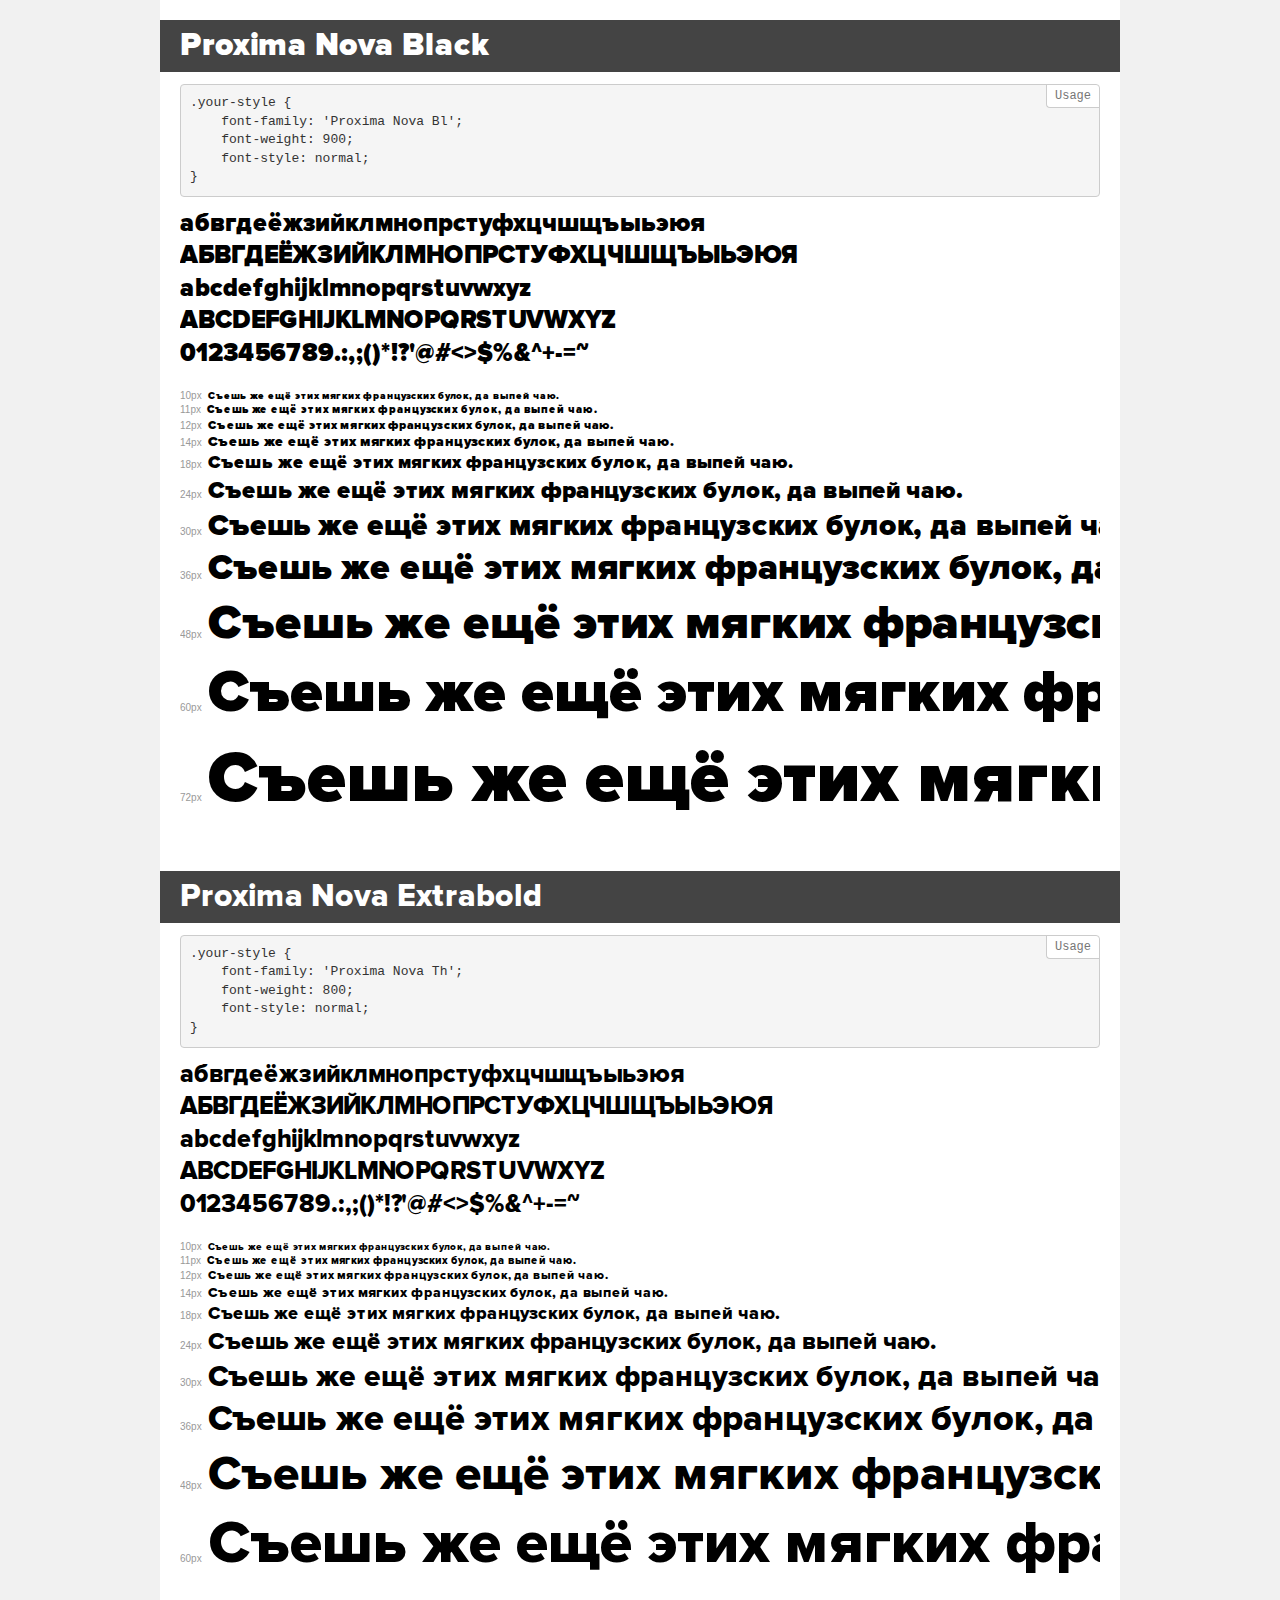
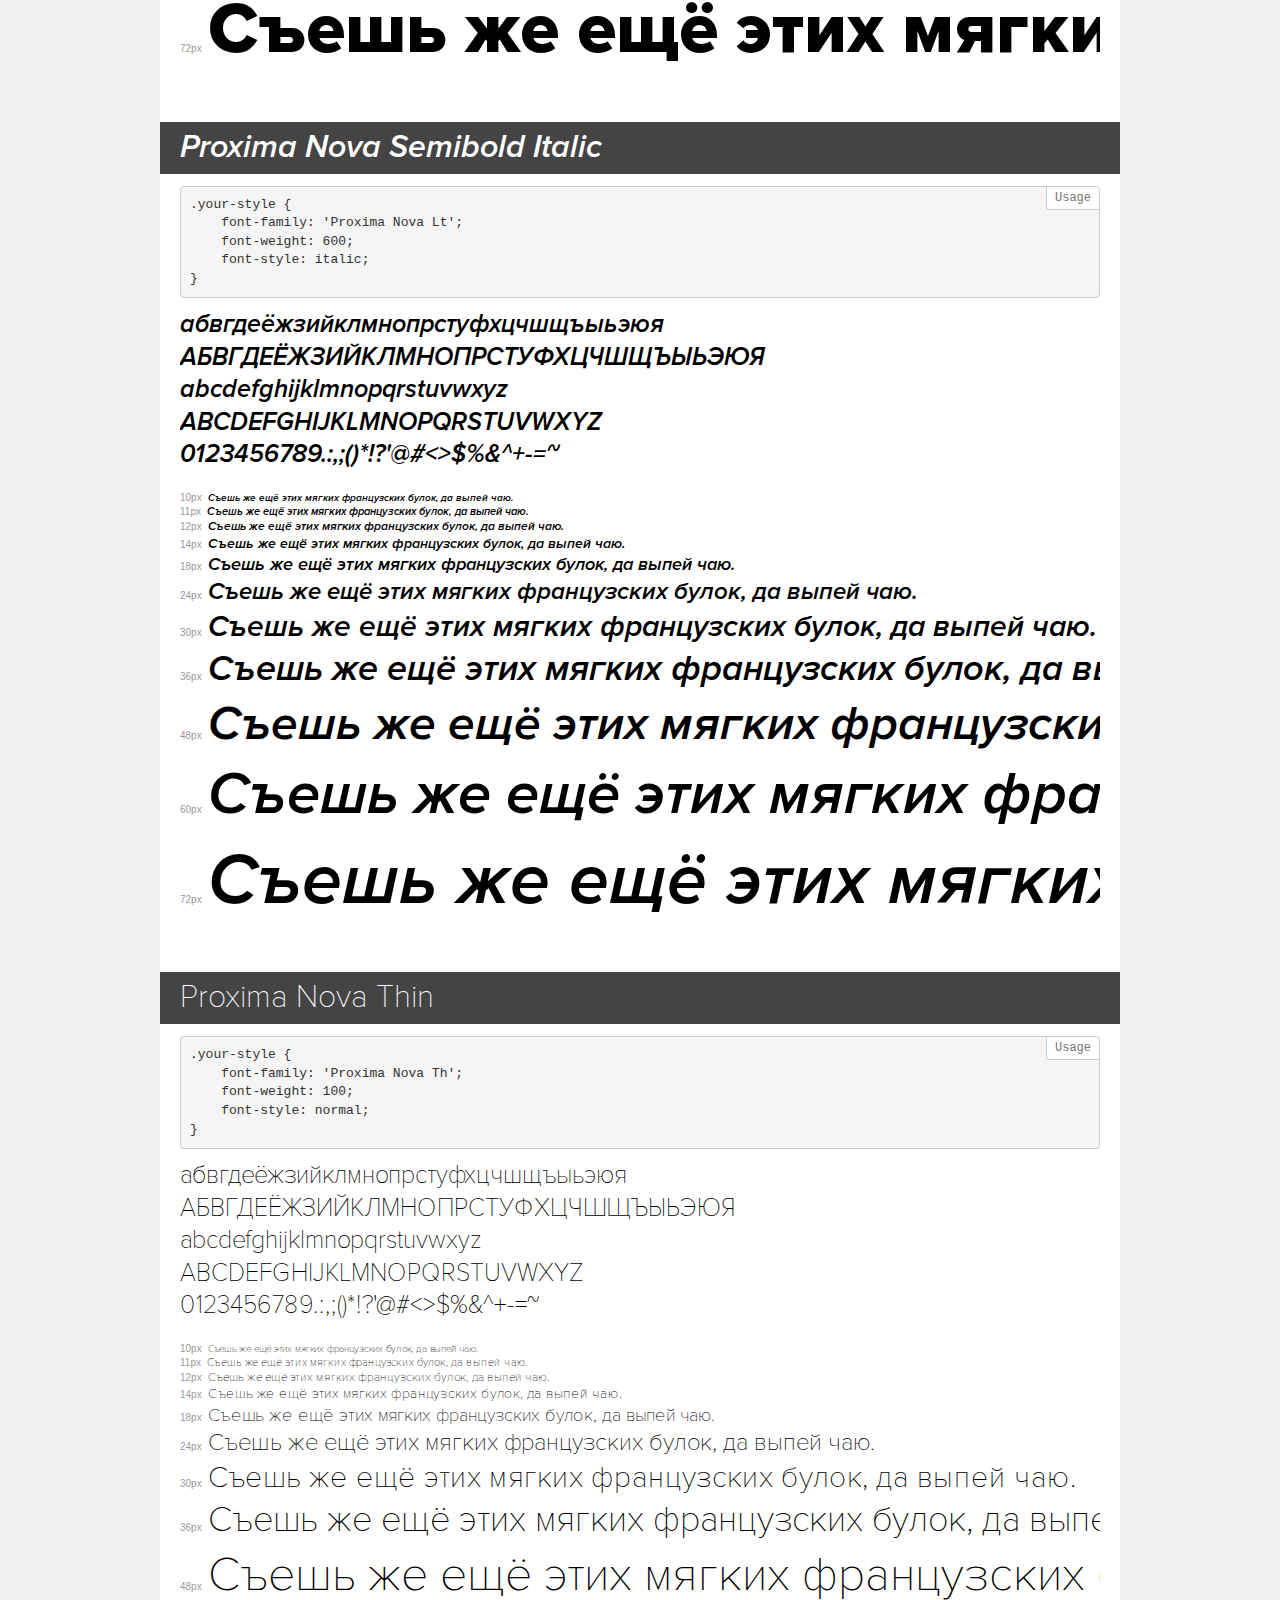
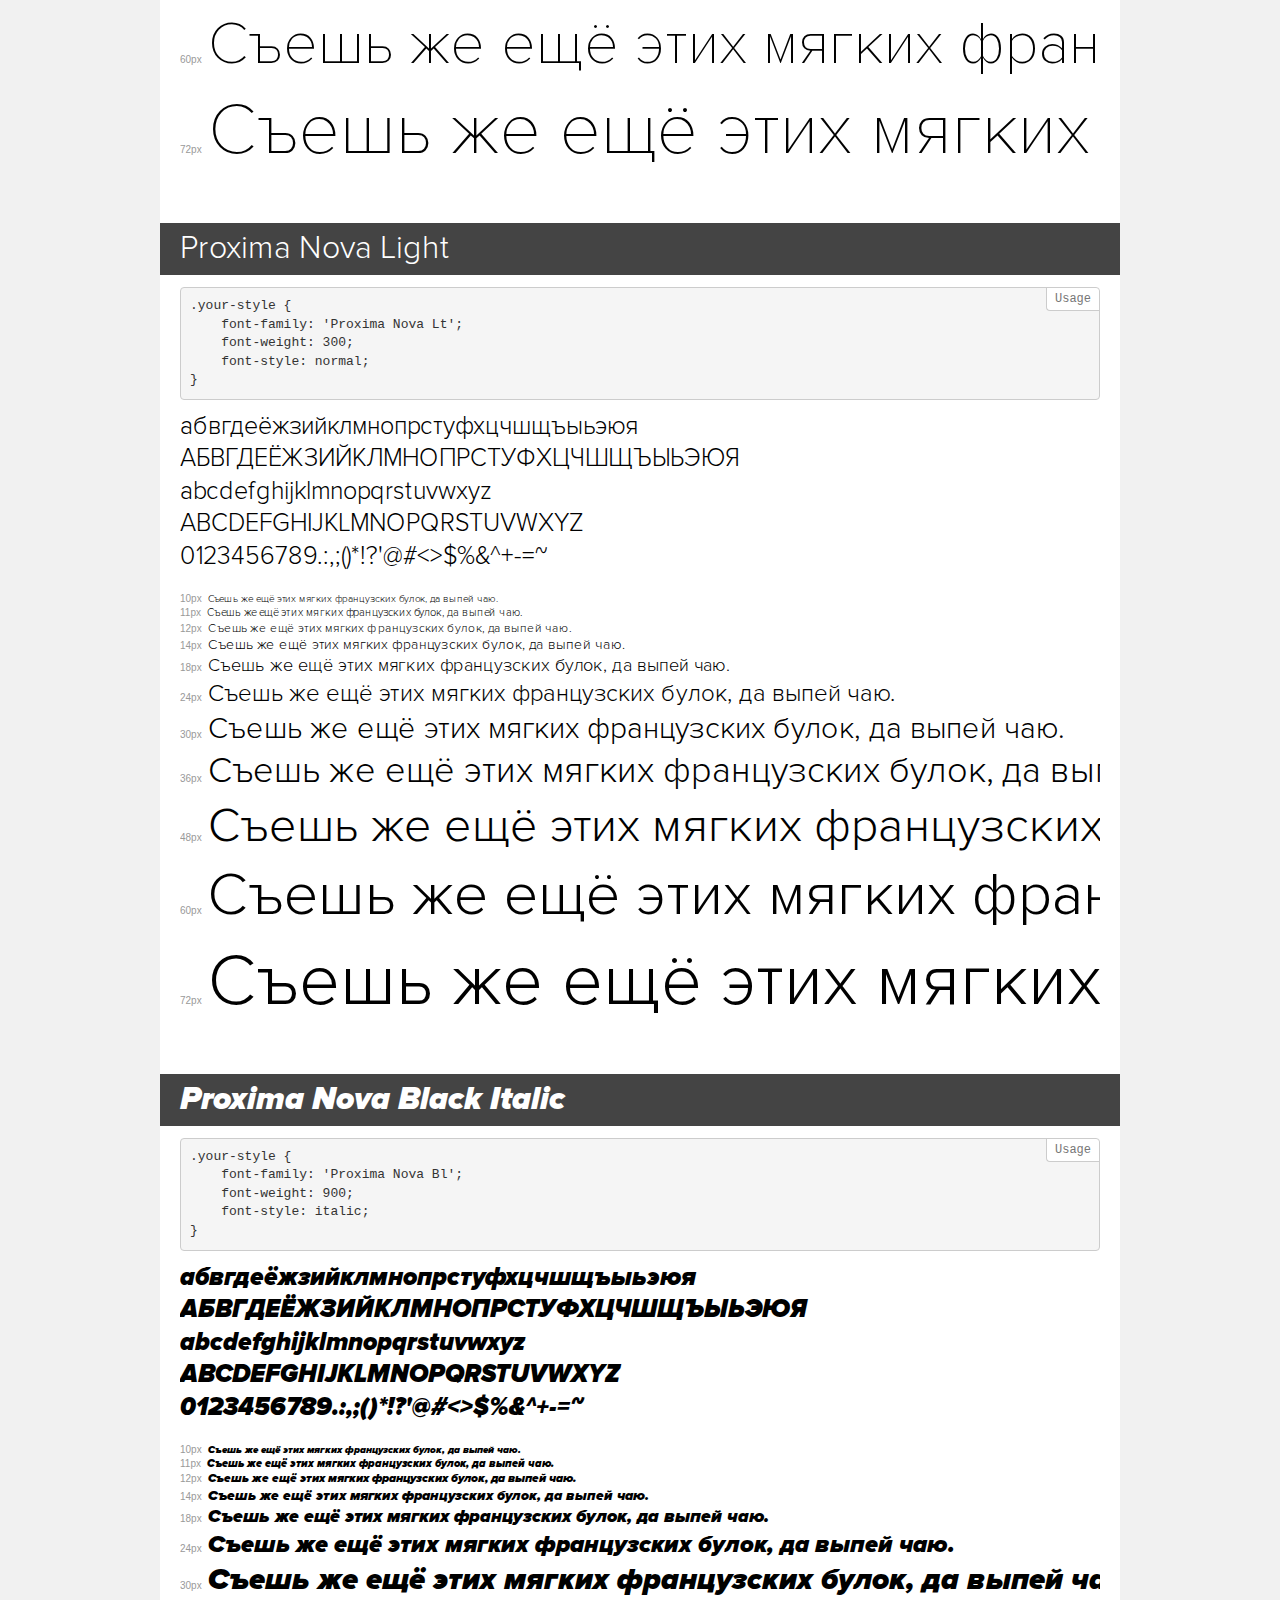
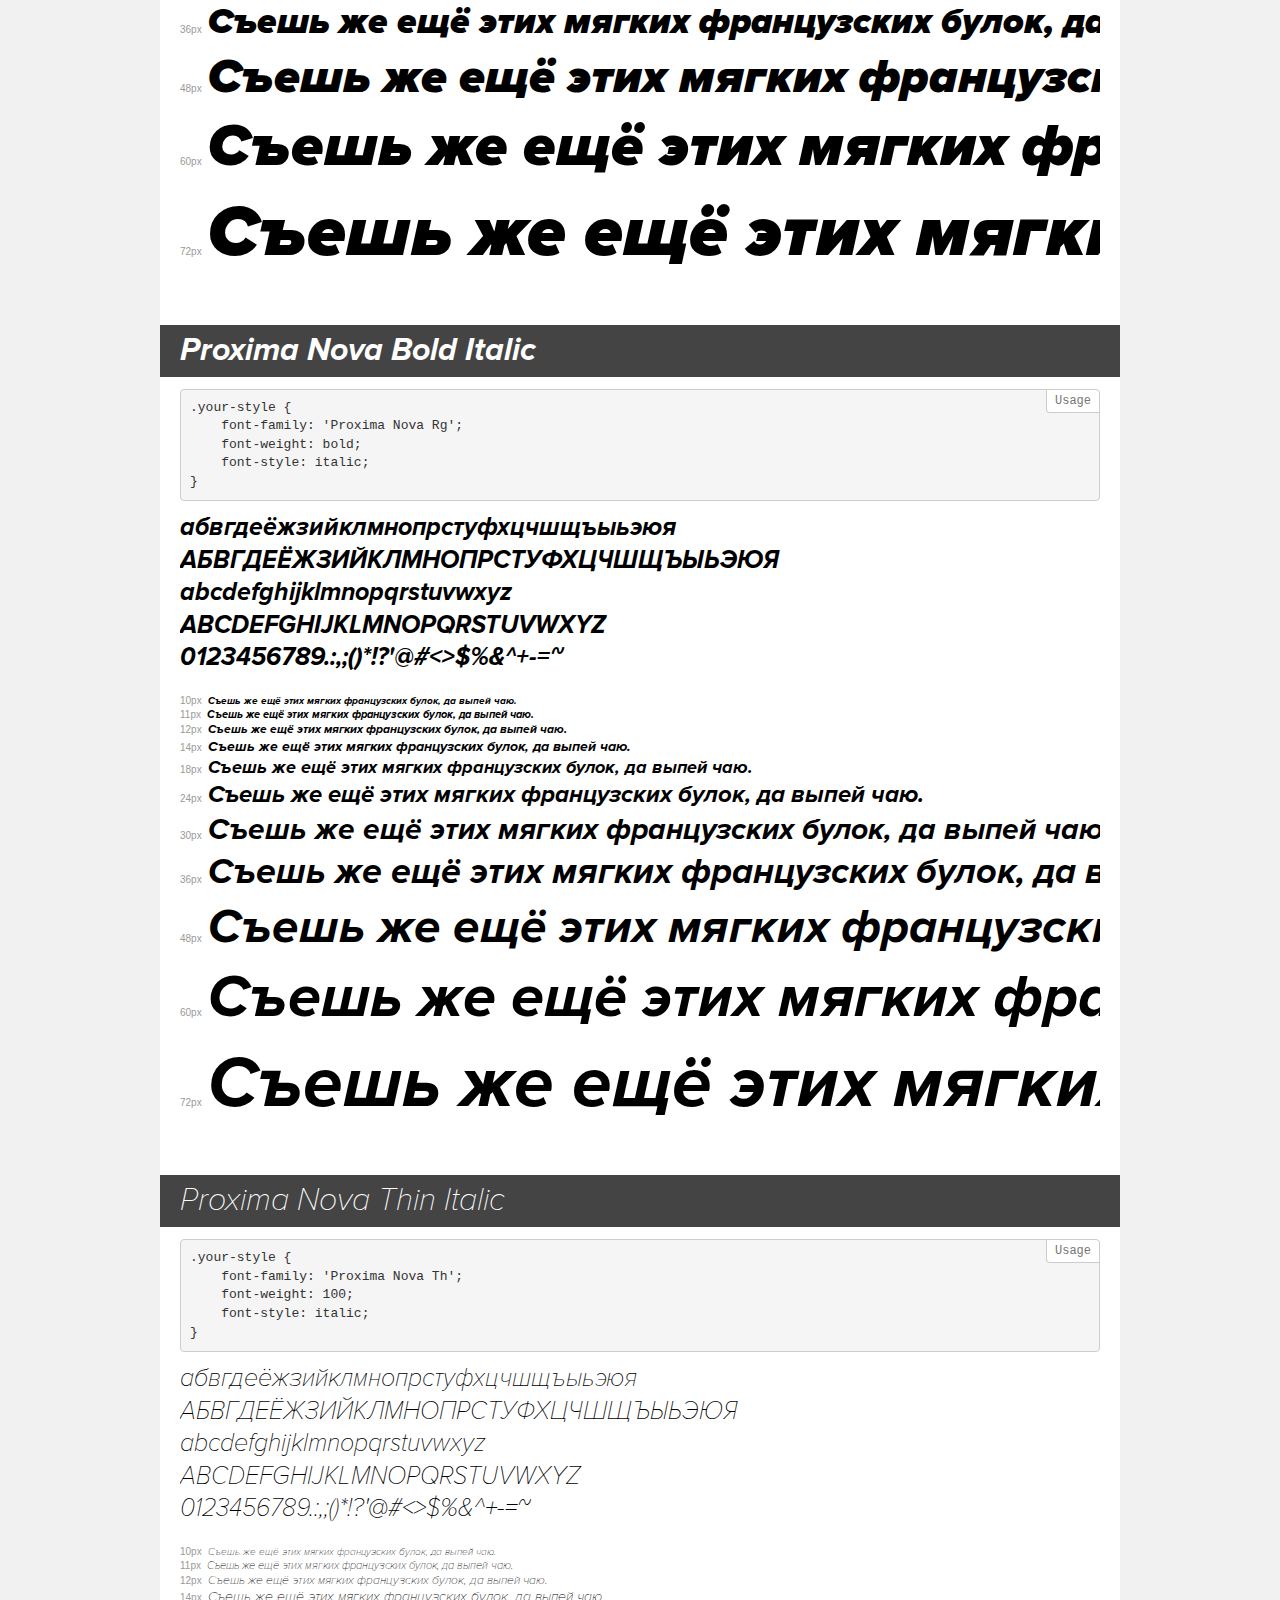
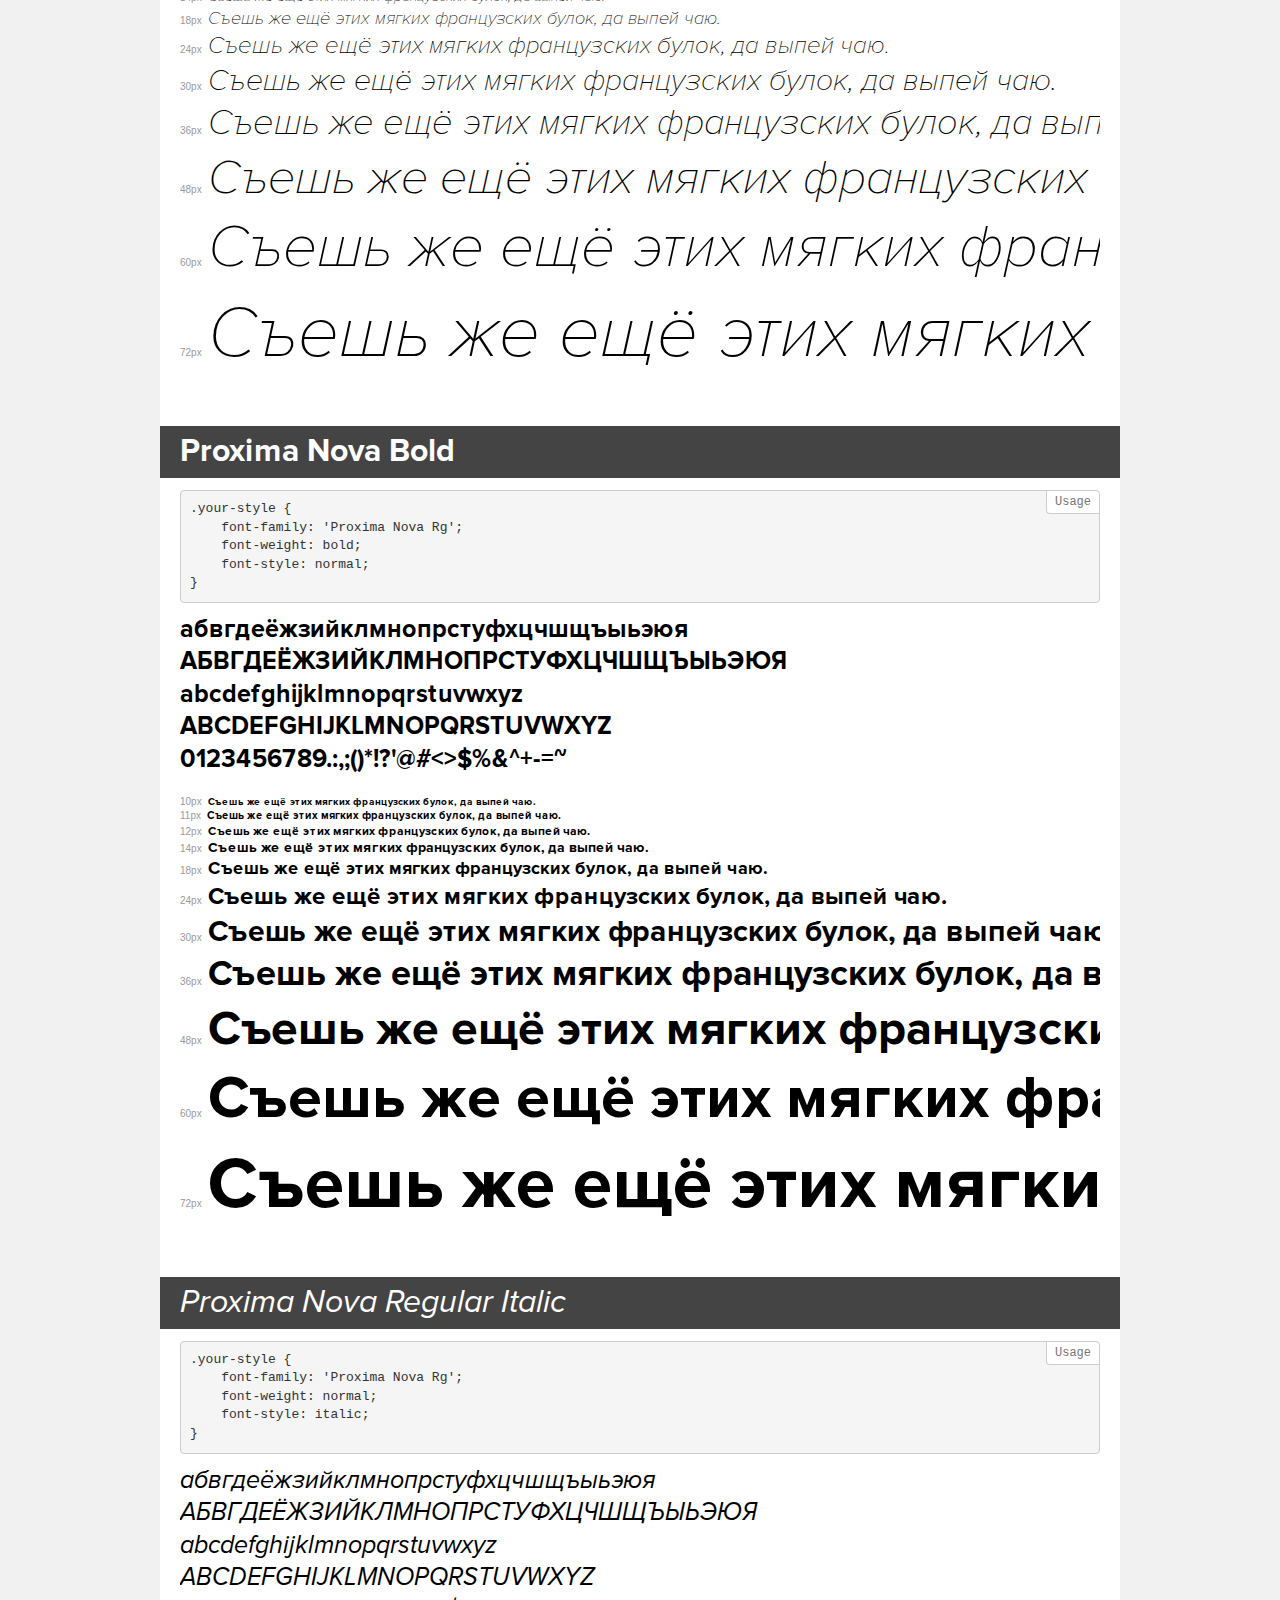
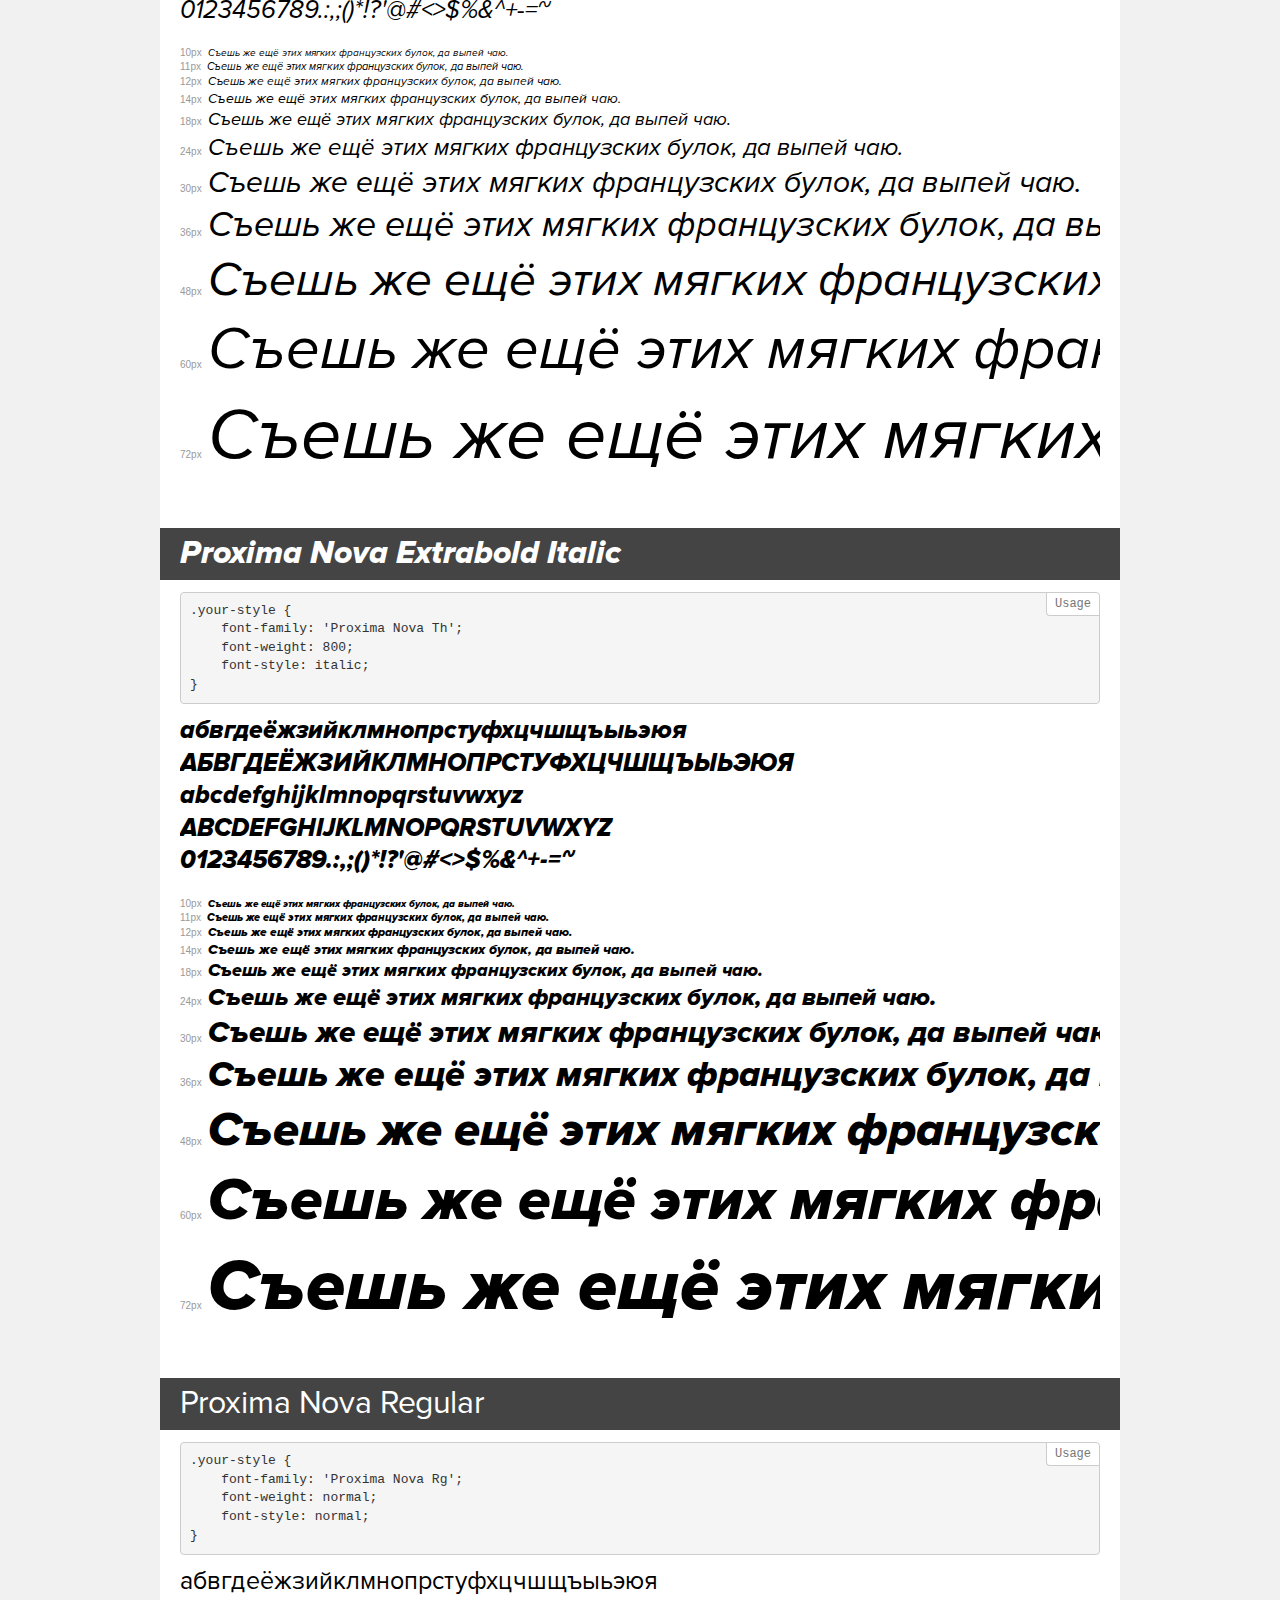
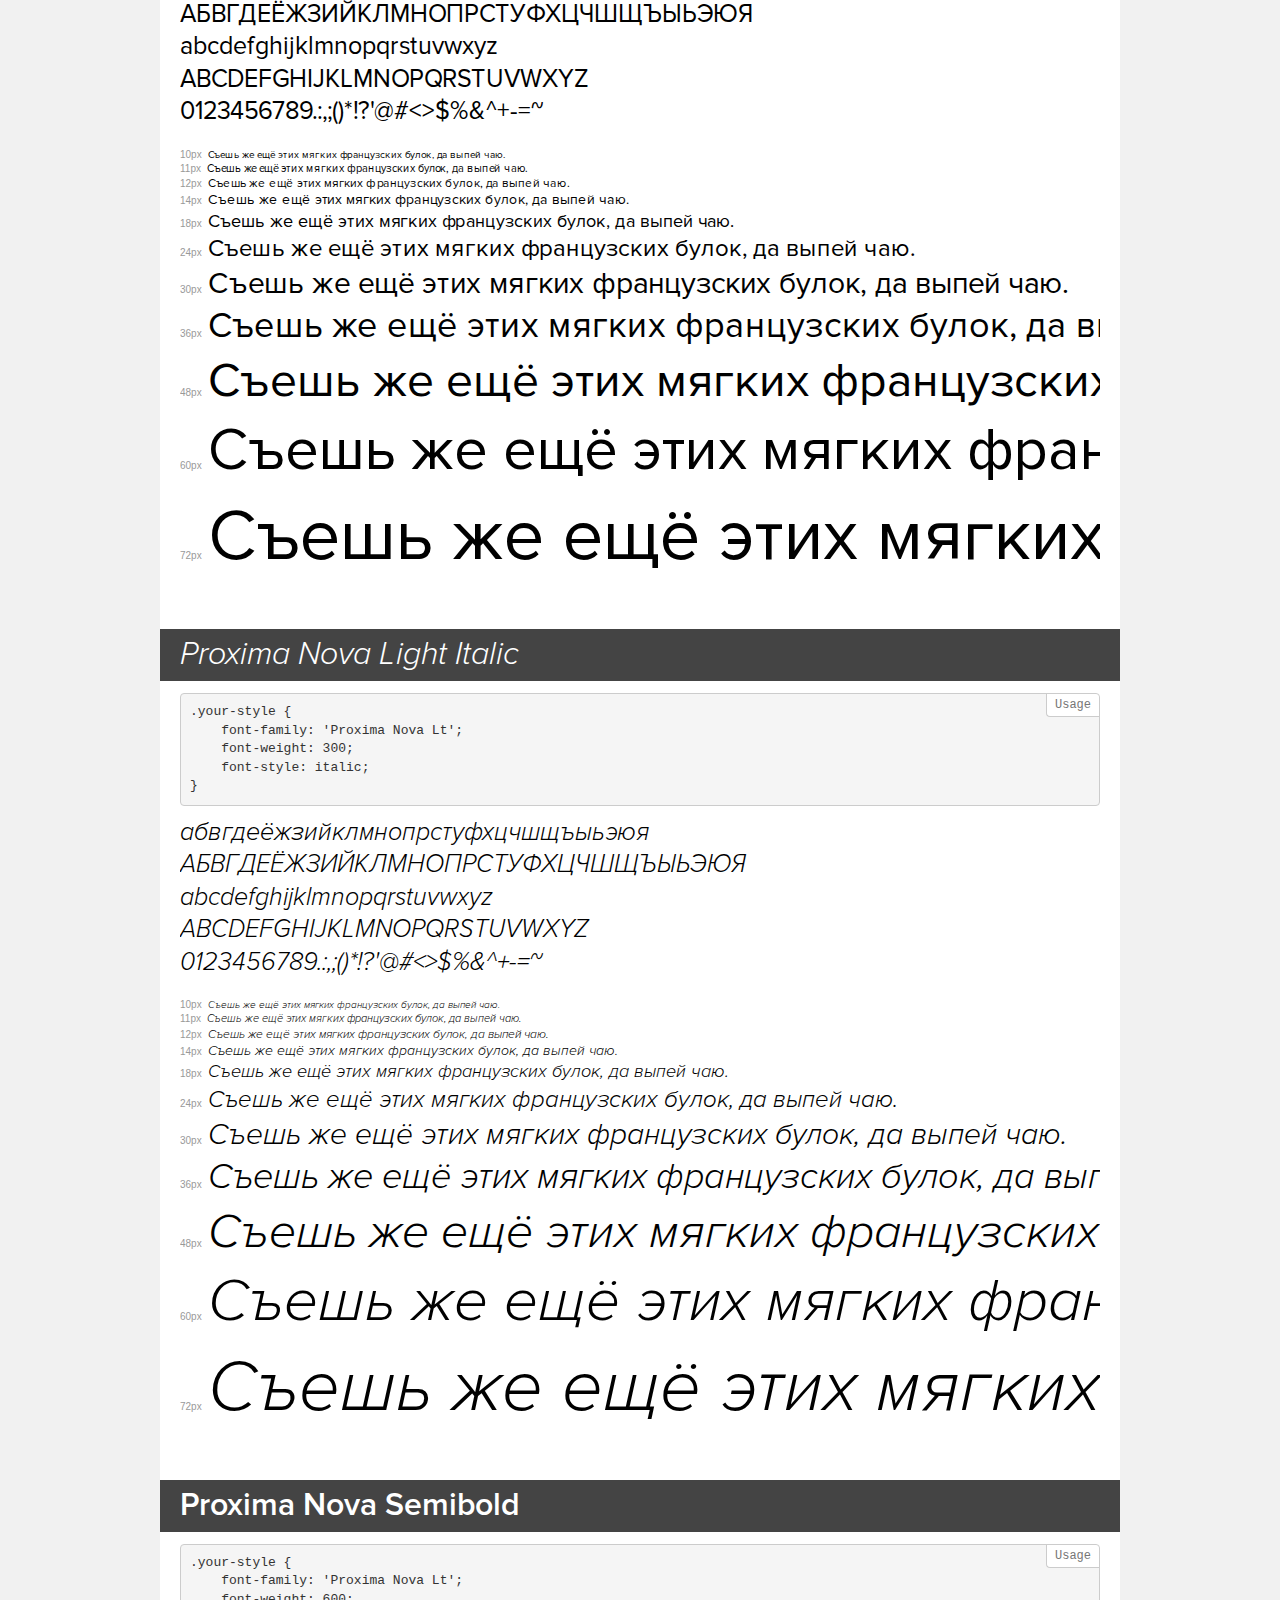
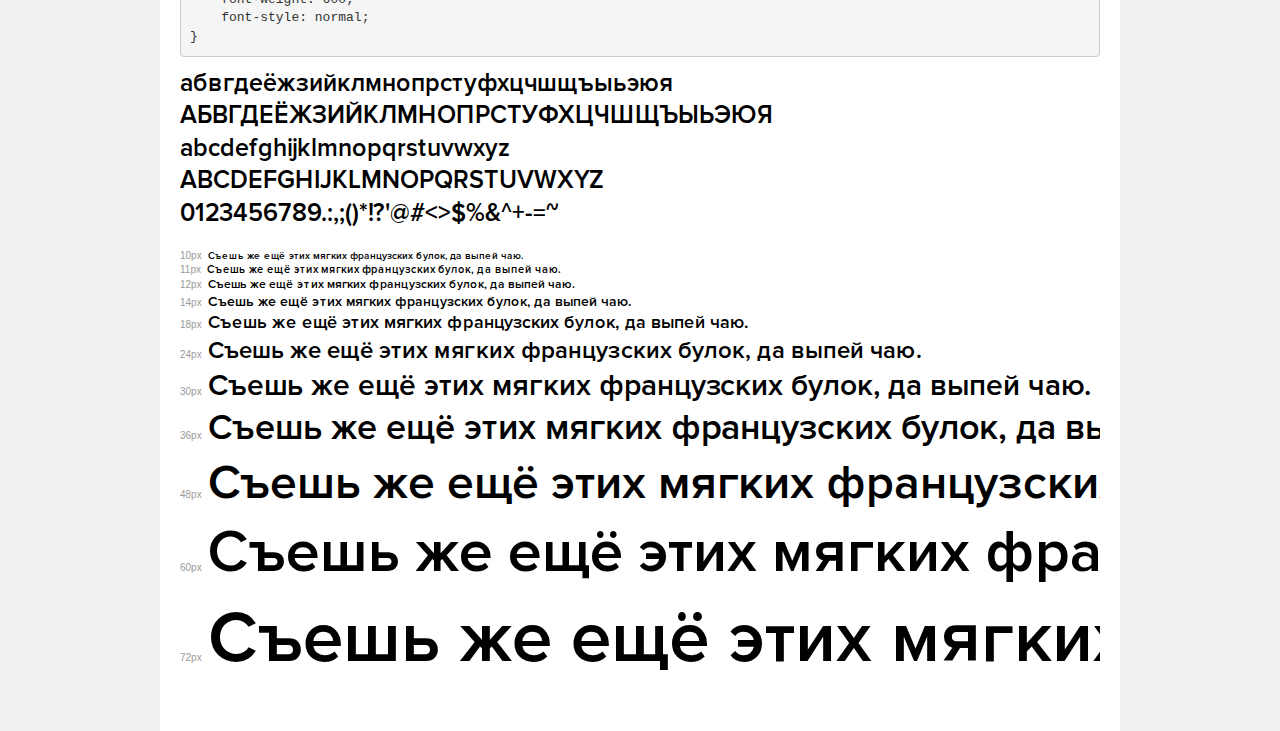
<file: fonts/proxima-nova/demo.html>
<!DOCTYPE html>
<html>
<head>
    <meta charset="utf-8">
    <meta http-equiv="X-UA-Compatible" content="IE=edge">
    <meta name="viewport" content="width=device-width, initial-scale=1">
    <meta name="robots" content="noindex, noarchive">
    <meta name="format-detection" content="telephone=no">
    <title>Transfonter demo</title>
    <link href="stylesheet.css" rel="stylesheet">
    <style>
        /*
        http://meyerweb.com/eric/tools/css/reset/
        v2.0 | 20110126
        License: none (public domain)
        */
        html, body, div, span, applet, object, iframe,
        h1, h2, h3, h4, h5, h6, p, blockquote, pre,
        a, abbr, acronym, address, big, cite, code,
        del, dfn, em, img, ins, kbd, q, s, samp,
        small, strike, strong, sub, sup, tt, var,
        b, u, i, center,
        dl, dt, dd, ol, ul, li,
        fieldset, form, label, legend,
        table, caption, tbody, tfoot, thead, tr, th, td,
        article, aside, canvas, details, embed,
        figure, figcaption, footer, header, hgroup,
        menu, nav, output, ruby, section, summary,
        time, mark, audio, video {
            margin: 0;
            padding: 0;
            border: 0;
            font-size: 100%;
            font: inherit;
            vertical-align: baseline;
        }
        /* HTML5 display-role reset for older browsers */
        article, aside, details, figcaption, figure,
        footer, header, hgroup, menu, nav, section {
            display: block;
        }
        body {
            line-height: 1;
        }
        ol, ul {
            list-style: none;
        }
        blockquote, q {
            quotes: none;
        }
        blockquote:before, blockquote:after,
        q:before, q:after {
            content: '';
            content: none;
        }
        table {
            border-collapse: collapse;
            border-spacing: 0;
        }
        /* common styles */
        body {
            background: #f1f1f1;
            color: #000;
        }
        .page {
            background: #fff;
            width: 920px;
            margin: 0 auto;
            padding: 20px 20px 0 20px;
            overflow: hidden;
        }
        .font-container {
            overflow-x: auto;
            overflow-y: hidden;
            margin-bottom: 40px;
            line-height: 1.3;
            white-space: nowrap;
            padding-bottom: 5px;
        }
        h1 {
            position: relative;
            background: #444;
            font-size: 32px;
            color: #fff;
            padding: 10px 20px;
            margin: 0 -20px 12px -20px;
        }
        .letters {
            font-size: 25px;
            margin-bottom: 20px;
        }
        .s10:before {
            content: '10px';
        }
        .s11:before {
            content: '11px';
        }
        .s12:before {
            content: '12px';
        }
        .s14:before {
            content: '14px';
        }
        .s18:before {
            content: '18px';
        }
        .s24:before {
            content: '24px';
        }
        .s30:before {
            content: '30px';
        }
        .s36:before {
            content: '36px';
        }
        .s48:before {
            content: '48px';
        }
        .s60:before {
            content: '60px';
        }
        .s72:before {
            content: '72px';
        }
        .s10:before, .s11:before, .s12:before, .s14:before,
        .s18:before, .s24:before, .s30:before, .s36:before,
        .s48:before, .s60:before, .s72:before {
            font-family: Arial, sans-serif;
            font-size: 10px;
            font-weight: normal;
            font-style: normal;
            color: #999;
            padding-right: 6px;
        }
        pre {
            display: block;
            position: relative;
            padding: 9px;
            margin: 0 0 10px;
            font-family: Monaco, Menlo, Consolas, "Courier New", monospace !important;
            font-size: 13px;
            line-height: 1.428571429;
            color: #333;
            font-weight: normal !important;
            font-style: normal !important;
            background-color: #f5f5f5;
            border: 1px solid #ccc;
            overflow-x: auto;
            border-radius: 4px;
        }
        pre:after {
            display: block;
            position: absolute;
            right: 0;
            top: 0;
            content: 'Usage';
            line-height: 1;
            padding: 5px 8px;
            font-size: 12px;
            color: #767676;
            background-color: #fff;
            border: 1px solid #ccc;
            border-right: none;
            border-top: none;
            border-radius: 0 4px 0 4px;
            z-index: 10;
        }
        /* responsive */
        @media (max-width: 959px) {
            .page {
                width: auto;
                margin: 0;
            }
        }
    </style>
</head>
<body>
<div class="page">
    <div class="demo" style="font-family: 'Proxima Nova Bl'; font-weight: 900; font-style: normal;">
        <h1>Proxima Nova Black</h1>
        <pre>.your-style {
    font-family: 'Proxima Nova Bl';
    font-weight: 900;
    font-style: normal;
}</pre>
        <div class="font-container">
            <p class="letters">
                абвгдеёжзийклмнопрстуфхцчшщъыьэюя<br>
АБВГДЕЁЖЗИЙКЛМНОПРСТУФХЦЧШЩЪЫЬЭЮЯ<br>
abcdefghijklmnopqrstuvwxyz<br>
ABCDEFGHIJKLMNOPQRSTUVWXYZ<br>
                0123456789.:,;()*!?'@#<>$%&^+-=~
            </p>
            <p class="s10" style="font-size: 10px;">Съешь же ещё этих мягких французских булок, да выпей чаю.</p>
            <p class="s11" style="font-size: 11px;">Съешь же ещё этих мягких французских булок, да выпей чаю.</p>
            <p class="s12" style="font-size: 12px;">Съешь же ещё этих мягких французских булок, да выпей чаю.</p>
            <p class="s14" style="font-size: 14px;">Съешь же ещё этих мягких французских булок, да выпей чаю.</p>
            <p class="s18" style="font-size: 18px;">Съешь же ещё этих мягких французских булок, да выпей чаю.</p>
            <p class="s24" style="font-size: 24px;">Съешь же ещё этих мягких французских булок, да выпей чаю.</p>
            <p class="s30" style="font-size: 30px;">Съешь же ещё этих мягких французских булок, да выпей чаю.</p>
            <p class="s36" style="font-size: 36px;">Съешь же ещё этих мягких французских булок, да выпей чаю.</p>
            <p class="s48" style="font-size: 48px;">Съешь же ещё этих мягких французских булок, да выпей чаю.</p>
            <p class="s60" style="font-size: 60px;">Съешь же ещё этих мягких французских булок, да выпей чаю.</p>
            <p class="s72" style="font-size: 72px;">Съешь же ещё этих мягких французских булок, да выпей чаю.</p>
        </div>
    </div>
    <div class="demo" style="font-family: 'Proxima Nova Th'; font-weight: 800; font-style: normal;">
        <h1>Proxima Nova Extrabold</h1>
        <pre>.your-style {
    font-family: 'Proxima Nova Th';
    font-weight: 800;
    font-style: normal;
}</pre>
        <div class="font-container">
            <p class="letters">
                абвгдеёжзийклмнопрстуфхцчшщъыьэюя<br>
АБВГДЕЁЖЗИЙКЛМНОПРСТУФХЦЧШЩЪЫЬЭЮЯ<br>
abcdefghijklmnopqrstuvwxyz<br>
ABCDEFGHIJKLMNOPQRSTUVWXYZ<br>
                0123456789.:,;()*!?'@#<>$%&^+-=~
            </p>
            <p class="s10" style="font-size: 10px;">Съешь же ещё этих мягких французских булок, да выпей чаю.</p>
            <p class="s11" style="font-size: 11px;">Съешь же ещё этих мягких французских булок, да выпей чаю.</p>
            <p class="s12" style="font-size: 12px;">Съешь же ещё этих мягких французских булок, да выпей чаю.</p>
            <p class="s14" style="font-size: 14px;">Съешь же ещё этих мягких французских булок, да выпей чаю.</p>
            <p class="s18" style="font-size: 18px;">Съешь же ещё этих мягких французских булок, да выпей чаю.</p>
            <p class="s24" style="font-size: 24px;">Съешь же ещё этих мягких французских булок, да выпей чаю.</p>
            <p class="s30" style="font-size: 30px;">Съешь же ещё этих мягких французских булок, да выпей чаю.</p>
            <p class="s36" style="font-size: 36px;">Съешь же ещё этих мягких французских булок, да выпей чаю.</p>
            <p class="s48" style="font-size: 48px;">Съешь же ещё этих мягких французских булок, да выпей чаю.</p>
            <p class="s60" style="font-size: 60px;">Съешь же ещё этих мягких французских булок, да выпей чаю.</p>
            <p class="s72" style="font-size: 72px;">Съешь же ещё этих мягких французских булок, да выпей чаю.</p>
        </div>
    </div>
    <div class="demo" style="font-family: 'Proxima Nova Lt'; font-weight: 600; font-style: italic;">
        <h1>Proxima Nova Semibold Italic</h1>
        <pre>.your-style {
    font-family: 'Proxima Nova Lt';
    font-weight: 600;
    font-style: italic;
}</pre>
        <div class="font-container">
            <p class="letters">
                абвгдеёжзийклмнопрстуфхцчшщъыьэюя<br>
АБВГДЕЁЖЗИЙКЛМНОПРСТУФХЦЧШЩЪЫЬЭЮЯ<br>
abcdefghijklmnopqrstuvwxyz<br>
ABCDEFGHIJKLMNOPQRSTUVWXYZ<br>
                0123456789.:,;()*!?'@#<>$%&^+-=~
            </p>
            <p class="s10" style="font-size: 10px;">Съешь же ещё этих мягких французских булок, да выпей чаю.</p>
            <p class="s11" style="font-size: 11px;">Съешь же ещё этих мягких французских булок, да выпей чаю.</p>
            <p class="s12" style="font-size: 12px;">Съешь же ещё этих мягких французских булок, да выпей чаю.</p>
            <p class="s14" style="font-size: 14px;">Съешь же ещё этих мягких французских булок, да выпей чаю.</p>
            <p class="s18" style="font-size: 18px;">Съешь же ещё этих мягких французских булок, да выпей чаю.</p>
            <p class="s24" style="font-size: 24px;">Съешь же ещё этих мягких французских булок, да выпей чаю.</p>
            <p class="s30" style="font-size: 30px;">Съешь же ещё этих мягких французских булок, да выпей чаю.</p>
            <p class="s36" style="font-size: 36px;">Съешь же ещё этих мягких французских булок, да выпей чаю.</p>
            <p class="s48" style="font-size: 48px;">Съешь же ещё этих мягких французских булок, да выпей чаю.</p>
            <p class="s60" style="font-size: 60px;">Съешь же ещё этих мягких французских булок, да выпей чаю.</p>
            <p class="s72" style="font-size: 72px;">Съешь же ещё этих мягких французских булок, да выпей чаю.</p>
        </div>
    </div>
    <div class="demo" style="font-family: 'Proxima Nova Th'; font-weight: 100; font-style: normal;">
        <h1>Proxima Nova Thin</h1>
        <pre>.your-style {
    font-family: 'Proxima Nova Th';
    font-weight: 100;
    font-style: normal;
}</pre>
        <div class="font-container">
            <p class="letters">
                абвгдеёжзийклмнопрстуфхцчшщъыьэюя<br>
АБВГДЕЁЖЗИЙКЛМНОПРСТУФХЦЧШЩЪЫЬЭЮЯ<br>
abcdefghijklmnopqrstuvwxyz<br>
ABCDEFGHIJKLMNOPQRSTUVWXYZ<br>
                0123456789.:,;()*!?'@#<>$%&^+-=~
            </p>
            <p class="s10" style="font-size: 10px;">Съешь же ещё этих мягких французских булок, да выпей чаю.</p>
            <p class="s11" style="font-size: 11px;">Съешь же ещё этих мягких французских булок, да выпей чаю.</p>
            <p class="s12" style="font-size: 12px;">Съешь же ещё этих мягких французских булок, да выпей чаю.</p>
            <p class="s14" style="font-size: 14px;">Съешь же ещё этих мягких французских булок, да выпей чаю.</p>
            <p class="s18" style="font-size: 18px;">Съешь же ещё этих мягких французских булок, да выпей чаю.</p>
            <p class="s24" style="font-size: 24px;">Съешь же ещё этих мягких французских булок, да выпей чаю.</p>
            <p class="s30" style="font-size: 30px;">Съешь же ещё этих мягких французских булок, да выпей чаю.</p>
            <p class="s36" style="font-size: 36px;">Съешь же ещё этих мягких французских булок, да выпей чаю.</p>
            <p class="s48" style="font-size: 48px;">Съешь же ещё этих мягких французских булок, да выпей чаю.</p>
            <p class="s60" style="font-size: 60px;">Съешь же ещё этих мягких французских булок, да выпей чаю.</p>
            <p class="s72" style="font-size: 72px;">Съешь же ещё этих мягких французских булок, да выпей чаю.</p>
        </div>
    </div>
    <div class="demo" style="font-family: 'Proxima Nova Lt'; font-weight: 300; font-style: normal;">
        <h1>Proxima Nova Light</h1>
        <pre>.your-style {
    font-family: 'Proxima Nova Lt';
    font-weight: 300;
    font-style: normal;
}</pre>
        <div class="font-container">
            <p class="letters">
                абвгдеёжзийклмнопрстуфхцчшщъыьэюя<br>
АБВГДЕЁЖЗИЙКЛМНОПРСТУФХЦЧШЩЪЫЬЭЮЯ<br>
abcdefghijklmnopqrstuvwxyz<br>
ABCDEFGHIJKLMNOPQRSTUVWXYZ<br>
                0123456789.:,;()*!?'@#<>$%&^+-=~
            </p>
            <p class="s10" style="font-size: 10px;">Съешь же ещё этих мягких французских булок, да выпей чаю.</p>
            <p class="s11" style="font-size: 11px;">Съешь же ещё этих мягких французских булок, да выпей чаю.</p>
            <p class="s12" style="font-size: 12px;">Съешь же ещё этих мягких французских булок, да выпей чаю.</p>
            <p class="s14" style="font-size: 14px;">Съешь же ещё этих мягких французских булок, да выпей чаю.</p>
            <p class="s18" style="font-size: 18px;">Съешь же ещё этих мягких французских булок, да выпей чаю.</p>
            <p class="s24" style="font-size: 24px;">Съешь же ещё этих мягких французских булок, да выпей чаю.</p>
            <p class="s30" style="font-size: 30px;">Съешь же ещё этих мягких французских булок, да выпей чаю.</p>
            <p class="s36" style="font-size: 36px;">Съешь же ещё этих мягких французских булок, да выпей чаю.</p>
            <p class="s48" style="font-size: 48px;">Съешь же ещё этих мягких французских булок, да выпей чаю.</p>
            <p class="s60" style="font-size: 60px;">Съешь же ещё этих мягких французских булок, да выпей чаю.</p>
            <p class="s72" style="font-size: 72px;">Съешь же ещё этих мягких французских булок, да выпей чаю.</p>
        </div>
    </div>
    <div class="demo" style="font-family: 'Proxima Nova Bl'; font-weight: 900; font-style: italic;">
        <h1>Proxima Nova Black Italic</h1>
        <pre>.your-style {
    font-family: 'Proxima Nova Bl';
    font-weight: 900;
    font-style: italic;
}</pre>
        <div class="font-container">
            <p class="letters">
                абвгдеёжзийклмнопрстуфхцчшщъыьэюя<br>
АБВГДЕЁЖЗИЙКЛМНОПРСТУФХЦЧШЩЪЫЬЭЮЯ<br>
abcdefghijklmnopqrstuvwxyz<br>
ABCDEFGHIJKLMNOPQRSTUVWXYZ<br>
                0123456789.:,;()*!?'@#<>$%&^+-=~
            </p>
            <p class="s10" style="font-size: 10px;">Съешь же ещё этих мягких французских булок, да выпей чаю.</p>
            <p class="s11" style="font-size: 11px;">Съешь же ещё этих мягких французских булок, да выпей чаю.</p>
            <p class="s12" style="font-size: 12px;">Съешь же ещё этих мягких французских булок, да выпей чаю.</p>
            <p class="s14" style="font-size: 14px;">Съешь же ещё этих мягких французских булок, да выпей чаю.</p>
            <p class="s18" style="font-size: 18px;">Съешь же ещё этих мягких французских булок, да выпей чаю.</p>
            <p class="s24" style="font-size: 24px;">Съешь же ещё этих мягких французских булок, да выпей чаю.</p>
            <p class="s30" style="font-size: 30px;">Съешь же ещё этих мягких французских булок, да выпей чаю.</p>
            <p class="s36" style="font-size: 36px;">Съешь же ещё этих мягких французских булок, да выпей чаю.</p>
            <p class="s48" style="font-size: 48px;">Съешь же ещё этих мягких французских булок, да выпей чаю.</p>
            <p class="s60" style="font-size: 60px;">Съешь же ещё этих мягких французских булок, да выпей чаю.</p>
            <p class="s72" style="font-size: 72px;">Съешь же ещё этих мягких французских булок, да выпей чаю.</p>
        </div>
    </div>
    <div class="demo" style="font-family: 'Proxima Nova Rg'; font-weight: bold; font-style: italic;">
        <h1>Proxima Nova Bold Italic</h1>
        <pre>.your-style {
    font-family: 'Proxima Nova Rg';
    font-weight: bold;
    font-style: italic;
}</pre>
        <div class="font-container">
            <p class="letters">
                абвгдеёжзийклмнопрстуфхцчшщъыьэюя<br>
АБВГДЕЁЖЗИЙКЛМНОПРСТУФХЦЧШЩЪЫЬЭЮЯ<br>
abcdefghijklmnopqrstuvwxyz<br>
ABCDEFGHIJKLMNOPQRSTUVWXYZ<br>
                0123456789.:,;()*!?'@#<>$%&^+-=~
            </p>
            <p class="s10" style="font-size: 10px;">Съешь же ещё этих мягких французских булок, да выпей чаю.</p>
            <p class="s11" style="font-size: 11px;">Съешь же ещё этих мягких французских булок, да выпей чаю.</p>
            <p class="s12" style="font-size: 12px;">Съешь же ещё этих мягких французских булок, да выпей чаю.</p>
            <p class="s14" style="font-size: 14px;">Съешь же ещё этих мягких французских булок, да выпей чаю.</p>
            <p class="s18" style="font-size: 18px;">Съешь же ещё этих мягких французских булок, да выпей чаю.</p>
            <p class="s24" style="font-size: 24px;">Съешь же ещё этих мягких французских булок, да выпей чаю.</p>
            <p class="s30" style="font-size: 30px;">Съешь же ещё этих мягких французских булок, да выпей чаю.</p>
            <p class="s36" style="font-size: 36px;">Съешь же ещё этих мягких французских булок, да выпей чаю.</p>
            <p class="s48" style="font-size: 48px;">Съешь же ещё этих мягких французских булок, да выпей чаю.</p>
            <p class="s60" style="font-size: 60px;">Съешь же ещё этих мягких французских булок, да выпей чаю.</p>
            <p class="s72" style="font-size: 72px;">Съешь же ещё этих мягких французских булок, да выпей чаю.</p>
        </div>
    </div>
    <div class="demo" style="font-family: 'Proxima Nova Th'; font-weight: 100; font-style: italic;">
        <h1>Proxima Nova Thin Italic</h1>
        <pre>.your-style {
    font-family: 'Proxima Nova Th';
    font-weight: 100;
    font-style: italic;
}</pre>
        <div class="font-container">
            <p class="letters">
                абвгдеёжзийклмнопрстуфхцчшщъыьэюя<br>
АБВГДЕЁЖЗИЙКЛМНОПРСТУФХЦЧШЩЪЫЬЭЮЯ<br>
abcdefghijklmnopqrstuvwxyz<br>
ABCDEFGHIJKLMNOPQRSTUVWXYZ<br>
                0123456789.:,;()*!?'@#<>$%&^+-=~
            </p>
            <p class="s10" style="font-size: 10px;">Съешь же ещё этих мягких французских булок, да выпей чаю.</p>
            <p class="s11" style="font-size: 11px;">Съешь же ещё этих мягких французских булок, да выпей чаю.</p>
            <p class="s12" style="font-size: 12px;">Съешь же ещё этих мягких французских булок, да выпей чаю.</p>
            <p class="s14" style="font-size: 14px;">Съешь же ещё этих мягких французских булок, да выпей чаю.</p>
            <p class="s18" style="font-size: 18px;">Съешь же ещё этих мягких французских булок, да выпей чаю.</p>
            <p class="s24" style="font-size: 24px;">Съешь же ещё этих мягких французских булок, да выпей чаю.</p>
            <p class="s30" style="font-size: 30px;">Съешь же ещё этих мягких французских булок, да выпей чаю.</p>
            <p class="s36" style="font-size: 36px;">Съешь же ещё этих мягких французских булок, да выпей чаю.</p>
            <p class="s48" style="font-size: 48px;">Съешь же ещё этих мягких французских булок, да выпей чаю.</p>
            <p class="s60" style="font-size: 60px;">Съешь же ещё этих мягких французских булок, да выпей чаю.</p>
            <p class="s72" style="font-size: 72px;">Съешь же ещё этих мягких французских булок, да выпей чаю.</p>
        </div>
    </div>
    <div class="demo" style="font-family: 'Proxima Nova Rg'; font-weight: bold; font-style: normal;">
        <h1>Proxima Nova Bold</h1>
        <pre>.your-style {
    font-family: 'Proxima Nova Rg';
    font-weight: bold;
    font-style: normal;
}</pre>
        <div class="font-container">
            <p class="letters">
                абвгдеёжзийклмнопрстуфхцчшщъыьэюя<br>
АБВГДЕЁЖЗИЙКЛМНОПРСТУФХЦЧШЩЪЫЬЭЮЯ<br>
abcdefghijklmnopqrstuvwxyz<br>
ABCDEFGHIJKLMNOPQRSTUVWXYZ<br>
                0123456789.:,;()*!?'@#<>$%&^+-=~
            </p>
            <p class="s10" style="font-size: 10px;">Съешь же ещё этих мягких французских булок, да выпей чаю.</p>
            <p class="s11" style="font-size: 11px;">Съешь же ещё этих мягких французских булок, да выпей чаю.</p>
            <p class="s12" style="font-size: 12px;">Съешь же ещё этих мягких французских булок, да выпей чаю.</p>
            <p class="s14" style="font-size: 14px;">Съешь же ещё этих мягких французских булок, да выпей чаю.</p>
            <p class="s18" style="font-size: 18px;">Съешь же ещё этих мягких французских булок, да выпей чаю.</p>
            <p class="s24" style="font-size: 24px;">Съешь же ещё этих мягких французских булок, да выпей чаю.</p>
            <p class="s30" style="font-size: 30px;">Съешь же ещё этих мягких французских булок, да выпей чаю.</p>
            <p class="s36" style="font-size: 36px;">Съешь же ещё этих мягких французских булок, да выпей чаю.</p>
            <p class="s48" style="font-size: 48px;">Съешь же ещё этих мягких французских булок, да выпей чаю.</p>
            <p class="s60" style="font-size: 60px;">Съешь же ещё этих мягких французских булок, да выпей чаю.</p>
            <p class="s72" style="font-size: 72px;">Съешь же ещё этих мягких французских булок, да выпей чаю.</p>
        </div>
    </div>
    <div class="demo" style="font-family: 'Proxima Nova Rg'; font-weight: normal; font-style: italic;">
        <h1>Proxima Nova Regular Italic</h1>
        <pre>.your-style {
    font-family: 'Proxima Nova Rg';
    font-weight: normal;
    font-style: italic;
}</pre>
        <div class="font-container">
            <p class="letters">
                абвгдеёжзийклмнопрстуфхцчшщъыьэюя<br>
АБВГДЕЁЖЗИЙКЛМНОПРСТУФХЦЧШЩЪЫЬЭЮЯ<br>
abcdefghijklmnopqrstuvwxyz<br>
ABCDEFGHIJKLMNOPQRSTUVWXYZ<br>
                0123456789.:,;()*!?'@#<>$%&^+-=~
            </p>
            <p class="s10" style="font-size: 10px;">Съешь же ещё этих мягких французских булок, да выпей чаю.</p>
            <p class="s11" style="font-size: 11px;">Съешь же ещё этих мягких французских булок, да выпей чаю.</p>
            <p class="s12" style="font-size: 12px;">Съешь же ещё этих мягких французских булок, да выпей чаю.</p>
            <p class="s14" style="font-size: 14px;">Съешь же ещё этих мягких французских булок, да выпей чаю.</p>
            <p class="s18" style="font-size: 18px;">Съешь же ещё этих мягких французских булок, да выпей чаю.</p>
            <p class="s24" style="font-size: 24px;">Съешь же ещё этих мягких французских булок, да выпей чаю.</p>
            <p class="s30" style="font-size: 30px;">Съешь же ещё этих мягких французских булок, да выпей чаю.</p>
            <p class="s36" style="font-size: 36px;">Съешь же ещё этих мягких французских булок, да выпей чаю.</p>
            <p class="s48" style="font-size: 48px;">Съешь же ещё этих мягких французских булок, да выпей чаю.</p>
            <p class="s60" style="font-size: 60px;">Съешь же ещё этих мягких французских булок, да выпей чаю.</p>
            <p class="s72" style="font-size: 72px;">Съешь же ещё этих мягких французских булок, да выпей чаю.</p>
        </div>
    </div>
    <div class="demo" style="font-family: 'Proxima Nova Th'; font-weight: 800; font-style: italic;">
        <h1>Proxima Nova Extrabold Italic</h1>
        <pre>.your-style {
    font-family: 'Proxima Nova Th';
    font-weight: 800;
    font-style: italic;
}</pre>
        <div class="font-container">
            <p class="letters">
                абвгдеёжзийклмнопрстуфхцчшщъыьэюя<br>
АБВГДЕЁЖЗИЙКЛМНОПРСТУФХЦЧШЩЪЫЬЭЮЯ<br>
abcdefghijklmnopqrstuvwxyz<br>
ABCDEFGHIJKLMNOPQRSTUVWXYZ<br>
                0123456789.:,;()*!?'@#<>$%&^+-=~
            </p>
            <p class="s10" style="font-size: 10px;">Съешь же ещё этих мягких французских булок, да выпей чаю.</p>
            <p class="s11" style="font-size: 11px;">Съешь же ещё этих мягких французских булок, да выпей чаю.</p>
            <p class="s12" style="font-size: 12px;">Съешь же ещё этих мягких французских булок, да выпей чаю.</p>
            <p class="s14" style="font-size: 14px;">Съешь же ещё этих мягких французских булок, да выпей чаю.</p>
            <p class="s18" style="font-size: 18px;">Съешь же ещё этих мягких французских булок, да выпей чаю.</p>
            <p class="s24" style="font-size: 24px;">Съешь же ещё этих мягких французских булок, да выпей чаю.</p>
            <p class="s30" style="font-size: 30px;">Съешь же ещё этих мягких французских булок, да выпей чаю.</p>
            <p class="s36" style="font-size: 36px;">Съешь же ещё этих мягких французских булок, да выпей чаю.</p>
            <p class="s48" style="font-size: 48px;">Съешь же ещё этих мягких французских булок, да выпей чаю.</p>
            <p class="s60" style="font-size: 60px;">Съешь же ещё этих мягких французских булок, да выпей чаю.</p>
            <p class="s72" style="font-size: 72px;">Съешь же ещё этих мягких французских булок, да выпей чаю.</p>
        </div>
    </div>
    <div class="demo" style="font-family: 'Proxima Nova Rg'; font-weight: normal; font-style: normal;">
        <h1>Proxima Nova Regular</h1>
        <pre>.your-style {
    font-family: 'Proxima Nova Rg';
    font-weight: normal;
    font-style: normal;
}</pre>
        <div class="font-container">
            <p class="letters">
                абвгдеёжзийклмнопрстуфхцчшщъыьэюя<br>
АБВГДЕЁЖЗИЙКЛМНОПРСТУФХЦЧШЩЪЫЬЭЮЯ<br>
abcdefghijklmnopqrstuvwxyz<br>
ABCDEFGHIJKLMNOPQRSTUVWXYZ<br>
                0123456789.:,;()*!?'@#<>$%&^+-=~
            </p>
            <p class="s10" style="font-size: 10px;">Съешь же ещё этих мягких французских булок, да выпей чаю.</p>
            <p class="s11" style="font-size: 11px;">Съешь же ещё этих мягких французских булок, да выпей чаю.</p>
            <p class="s12" style="font-size: 12px;">Съешь же ещё этих мягких французских булок, да выпей чаю.</p>
            <p class="s14" style="font-size: 14px;">Съешь же ещё этих мягких французских булок, да выпей чаю.</p>
            <p class="s18" style="font-size: 18px;">Съешь же ещё этих мягких французских булок, да выпей чаю.</p>
            <p class="s24" style="font-size: 24px;">Съешь же ещё этих мягких французских булок, да выпей чаю.</p>
            <p class="s30" style="font-size: 30px;">Съешь же ещё этих мягких французских булок, да выпей чаю.</p>
            <p class="s36" style="font-size: 36px;">Съешь же ещё этих мягких французских булок, да выпей чаю.</p>
            <p class="s48" style="font-size: 48px;">Съешь же ещё этих мягких французских булок, да выпей чаю.</p>
            <p class="s60" style="font-size: 60px;">Съешь же ещё этих мягких французских булок, да выпей чаю.</p>
            <p class="s72" style="font-size: 72px;">Съешь же ещё этих мягких французских булок, да выпей чаю.</p>
        </div>
    </div>
    <div class="demo" style="font-family: 'Proxima Nova Lt'; font-weight: 300; font-style: italic;">
        <h1>Proxima Nova Light Italic</h1>
        <pre>.your-style {
    font-family: 'Proxima Nova Lt';
    font-weight: 300;
    font-style: italic;
}</pre>
        <div class="font-container">
            <p class="letters">
                абвгдеёжзийклмнопрстуфхцчшщъыьэюя<br>
АБВГДЕЁЖЗИЙКЛМНОПРСТУФХЦЧШЩЪЫЬЭЮЯ<br>
abcdefghijklmnopqrstuvwxyz<br>
ABCDEFGHIJKLMNOPQRSTUVWXYZ<br>
                0123456789.:,;()*!?'@#<>$%&^+-=~
            </p>
            <p class="s10" style="font-size: 10px;">Съешь же ещё этих мягких французских булок, да выпей чаю.</p>
            <p class="s11" style="font-size: 11px;">Съешь же ещё этих мягких французских булок, да выпей чаю.</p>
            <p class="s12" style="font-size: 12px;">Съешь же ещё этих мягких французских булок, да выпей чаю.</p>
            <p class="s14" style="font-size: 14px;">Съешь же ещё этих мягких французских булок, да выпей чаю.</p>
            <p class="s18" style="font-size: 18px;">Съешь же ещё этих мягких французских булок, да выпей чаю.</p>
            <p class="s24" style="font-size: 24px;">Съешь же ещё этих мягких французских булок, да выпей чаю.</p>
            <p class="s30" style="font-size: 30px;">Съешь же ещё этих мягких французских булок, да выпей чаю.</p>
            <p class="s36" style="font-size: 36px;">Съешь же ещё этих мягких французских булок, да выпей чаю.</p>
            <p class="s48" style="font-size: 48px;">Съешь же ещё этих мягких французских булок, да выпей чаю.</p>
            <p class="s60" style="font-size: 60px;">Съешь же ещё этих мягких французских булок, да выпей чаю.</p>
            <p class="s72" style="font-size: 72px;">Съешь же ещё этих мягких французских булок, да выпей чаю.</p>
        </div>
    </div>
    <div class="demo" style="font-family: 'Proxima Nova Lt'; font-weight: 600; font-style: normal;">
        <h1>Proxima Nova Semibold</h1>
        <pre>.your-style {
    font-family: 'Proxima Nova Lt';
    font-weight: 600;
    font-style: normal;
}</pre>
        <div class="font-container">
            <p class="letters">
                абвгдеёжзийклмнопрстуфхцчшщъыьэюя<br>
АБВГДЕЁЖЗИЙКЛМНОПРСТУФХЦЧШЩЪЫЬЭЮЯ<br>
abcdefghijklmnopqrstuvwxyz<br>
ABCDEFGHIJKLMNOPQRSTUVWXYZ<br>
                0123456789.:,;()*!?'@#<>$%&^+-=~
            </p>
            <p class="s10" style="font-size: 10px;">Съешь же ещё этих мягких французских булок, да выпей чаю.</p>
            <p class="s11" style="font-size: 11px;">Съешь же ещё этих мягких французских булок, да выпей чаю.</p>
            <p class="s12" style="font-size: 12px;">Съешь же ещё этих мягких французских булок, да выпей чаю.</p>
            <p class="s14" style="font-size: 14px;">Съешь же ещё этих мягких французских булок, да выпей чаю.</p>
            <p class="s18" style="font-size: 18px;">Съешь же ещё этих мягких французских булок, да выпей чаю.</p>
            <p class="s24" style="font-size: 24px;">Съешь же ещё этих мягких французских булок, да выпей чаю.</p>
            <p class="s30" style="font-size: 30px;">Съешь же ещё этих мягких французских булок, да выпей чаю.</p>
            <p class="s36" style="font-size: 36px;">Съешь же ещё этих мягких французских булок, да выпей чаю.</p>
            <p class="s48" style="font-size: 48px;">Съешь же ещё этих мягких французских булок, да выпей чаю.</p>
            <p class="s60" style="font-size: 60px;">Съешь же ещё этих мягких французских булок, да выпей чаю.</p>
            <p class="s72" style="font-size: 72px;">Съешь же ещё этих мягких французских булок, да выпей чаю.</p>
        </div>
    </div>
</div>
</body>
</html>
</file>
<file: fonts/proxima-nova/stylesheet.css>
@font-face {
    font-family: 'Proxima Nova Bl';
    src: url('ProximaNova-Black.eot');
    src: local('Proxima Nova Black'), local('ProximaNova-Black'),
        url('ProximaNova-Black.eot?#iefix') format('embedded-opentype'),
        url('ProximaNova-Black.woff2') format('woff2'),
        url('ProximaNova-Black.woff') format('woff'),
        url('ProximaNova-Black.ttf') format('truetype');
    font-weight: 900;
    font-style: normal;
}

@font-face {
    font-family: 'Proxima Nova Th';
    src: url('ProximaNova-Extrabld.eot');
    src: local('Proxima Nova Extrabold'), local('ProximaNova-Extrabld'),
        url('ProximaNova-Extrabld.eot?#iefix') format('embedded-opentype'),
        url('ProximaNova-Extrabld.woff2') format('woff2'),
        url('ProximaNova-Extrabld.woff') format('woff'),
        url('ProximaNova-Extrabld.ttf') format('truetype');
    font-weight: 800;
    font-style: normal;
}

@font-face {
    font-family: 'Proxima Nova Lt';
    src: url('ProximaNova-SemiboldIt.eot');
    src: local('Proxima Nova Semibold Italic'), local('ProximaNova-SemiboldIt'),
        url('ProximaNova-SemiboldIt.eot?#iefix') format('embedded-opentype'),
        url('ProximaNova-SemiboldIt.woff2') format('woff2'),
        url('ProximaNova-SemiboldIt.woff') format('woff'),
        url('ProximaNova-SemiboldIt.ttf') format('truetype');
    font-weight: 600;
    font-style: italic;
}

@font-face {
    font-family: 'Proxima Nova Th';
    src: url('ProximaNovaT-Thin.eot');
    src: local('Proxima Nova Thin'), local('ProximaNovaT-Thin'),
        url('ProximaNovaT-Thin.eot?#iefix') format('embedded-opentype'),
        url('ProximaNovaT-Thin.woff2') format('woff2'),
        url('ProximaNovaT-Thin.woff') format('woff'),
        url('ProximaNovaT-Thin.ttf') format('truetype');
    font-weight: 100;
    font-style: normal;
}

@font-face {
    font-family: 'Proxima Nova Lt';
    src: url('ProximaNova-Light.eot');
    src: local('Proxima Nova Light'), local('ProximaNova-Light'),
        url('ProximaNova-Light.eot?#iefix') format('embedded-opentype'),
        url('ProximaNova-Light.woff2') format('woff2'),
        url('ProximaNova-Light.woff') format('woff'),
        url('ProximaNova-Light.ttf') format('truetype');
    font-weight: 300;
    font-style: normal;
}

@font-face {
    font-family: 'Proxima Nova Bl';
    src: url('ProximaNova-BlackIt.eot');
    src: local('Proxima Nova Black Italic'), local('ProximaNova-BlackIt'),
        url('ProximaNova-BlackIt.eot?#iefix') format('embedded-opentype'),
        url('ProximaNova-BlackIt.woff2') format('woff2'),
        url('ProximaNova-BlackIt.woff') format('woff'),
        url('ProximaNova-BlackIt.ttf') format('truetype');
    font-weight: 900;
    font-style: italic;
}

@font-face {
    font-family: 'Proxima Nova Rg';
    src: url('ProximaNova-BoldIt.eot');
    src: local('Proxima Nova Bold Italic'), local('ProximaNova-BoldIt'),
        url('ProximaNova-BoldIt.eot?#iefix') format('embedded-opentype'),
        url('ProximaNova-BoldIt.woff2') format('woff2'),
        url('ProximaNova-BoldIt.woff') format('woff'),
        url('ProximaNova-BoldIt.ttf') format('truetype');
    font-weight: bold;
    font-style: italic;
}

@font-face {
    font-family: 'Proxima Nova Th';
    src: url('ProximaNova-ThinIt.eot');
    src: local('Proxima Nova Thin Italic'), local('ProximaNova-ThinIt'),
        url('ProximaNova-ThinIt.eot?#iefix') format('embedded-opentype'),
        url('ProximaNova-ThinIt.woff2') format('woff2'),
        url('ProximaNova-ThinIt.woff') format('woff'),
        url('ProximaNova-ThinIt.ttf') format('truetype');
    font-weight: 100;
    font-style: italic;
}

@font-face {
    font-family: 'Proxima Nova Rg';
    src: url('ProximaNova-Bold.eot');
    src: local('Proxima Nova Bold'), local('ProximaNova-Bold'),
        url('ProximaNova-Bold.eot?#iefix') format('embedded-opentype'),
        url('ProximaNova-Bold.woff2') format('woff2'),
        url('ProximaNova-Bold.woff') format('woff'),
        url('ProximaNova-Bold.ttf') format('truetype');
    font-weight: bold;
    font-style: normal;
}

@font-face {
    font-family: 'Proxima Nova Rg';
    src: url('ProximaNova-RegularIt.eot');
    src: local('Proxima Nova Regular Italic'), local('ProximaNova-RegularIt'),
        url('ProximaNova-RegularIt.eot?#iefix') format('embedded-opentype'),
        url('ProximaNova-RegularIt.woff2') format('woff2'),
        url('ProximaNova-RegularIt.woff') format('woff'),
        url('ProximaNova-RegularIt.ttf') format('truetype');
    font-weight: normal;
    font-style: italic;
}

@font-face {
    font-family: 'Proxima Nova Th';
    src: url('ProximaNova-ExtrabldIt.eot');
    src: local('Proxima Nova Extrabold Italic'), local('ProximaNova-ExtrabldIt'),
        url('ProximaNova-ExtrabldIt.eot?#iefix') format('embedded-opentype'),
        url('ProximaNova-ExtrabldIt.woff2') format('woff2'),
        url('ProximaNova-ExtrabldIt.woff') format('woff'),
        url('ProximaNova-ExtrabldIt.ttf') format('truetype');
    font-weight: 800;
    font-style: italic;
}

@font-face {
    font-family: 'Proxima Nova Rg';
    src: url('ProximaNova-Regular.eot');
    src: local('Proxima Nova Regular'), local('ProximaNova-Regular'),
        url('ProximaNova-Regular.eot?#iefix') format('embedded-opentype'),
        url('ProximaNova-Regular.woff2') format('woff2'),
        url('ProximaNova-Regular.woff') format('woff'),
        url('ProximaNova-Regular.ttf') format('truetype');
    font-weight: normal;
    font-style: normal;
}

@font-face {
    font-family: 'Proxima Nova Lt';
    src: url('ProximaNova-LightIt.eot');
    src: local('Proxima Nova Light Italic'), local('ProximaNova-LightIt'),
        url('ProximaNova-LightIt.eot?#iefix') format('embedded-opentype'),
        url('ProximaNova-LightIt.woff2') format('woff2'),
        url('ProximaNova-LightIt.woff') format('woff'),
        url('ProximaNova-LightIt.ttf') format('truetype');
    font-weight: 300;
    font-style: italic;
}

@font-face {
    font-family: 'Proxima Nova Lt';
    src: url('ProximaNova-Semibold.eot');
    src: local('Proxima Nova Semibold'), local('ProximaNova-Semibold'),
        url('ProximaNova-Semibold.eot?#iefix') format('embedded-opentype'),
        url('ProximaNova-Semibold.woff2') format('woff2'),
        url('ProximaNova-Semibold.woff') format('woff'),
        url('ProximaNova-Semibold.ttf') format('truetype');
    font-weight: 600;
    font-style: normal;
}
</file>
